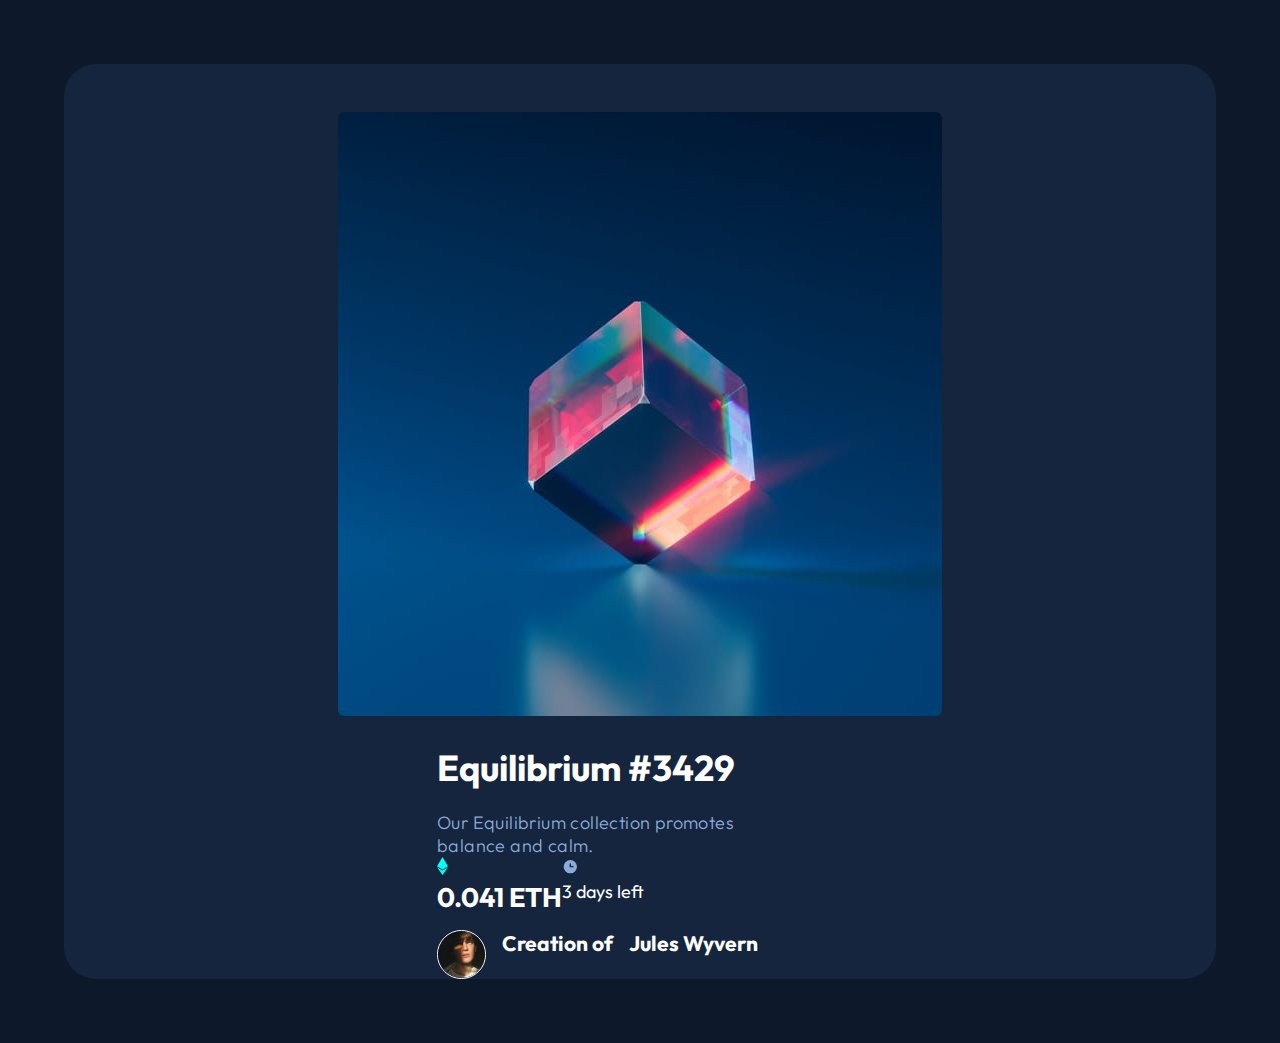
<file: index.html>
<!DOCTYPE html>
<html lang="en">
<head>
  <meta charset="UTF-8">
  <meta name="viewport" content="width=device-width, initial-scale=1.0"> <!-- displays site properly based on user's device -->

  <link rel="icon" type="image/png" sizes="32x32" href="./images/favicon-32x32.png">
  <link rel="stylesheet" href="style.css">

  <title>Frontend Mentor | NFT preview card component</title>

</head>
<body>
  <article class = "container">
    <div class = "image-container">
      <img src="images/image-equilibrium.jpg">
    </div>
    <div class  = "text-container">
      <h1 >Equilibrium #3429</h1>
      <p class="equilibrium ">Our Equilibrium collection promotes<br> balance and calm.</p>
      <div class ="ether">
        <div class="m1">
          <img src="images/icon-ethereum.svg">
          <h2>0.041 ETH</h2>
        </div>
        <div class = m2>
          <img src="images/icon-clock.svg">
          <p>3 days left</p>
        </div>
        
      </div>
      <div class = "kistahoose">
        <img src="images/image-avatar.png">
        <h3 >Creation of </h3>
        <h3>Jules Wyvern</h3>
      </div>
    </div>
  </article>

  


  
  
  
  


</body>
</html>
</file>
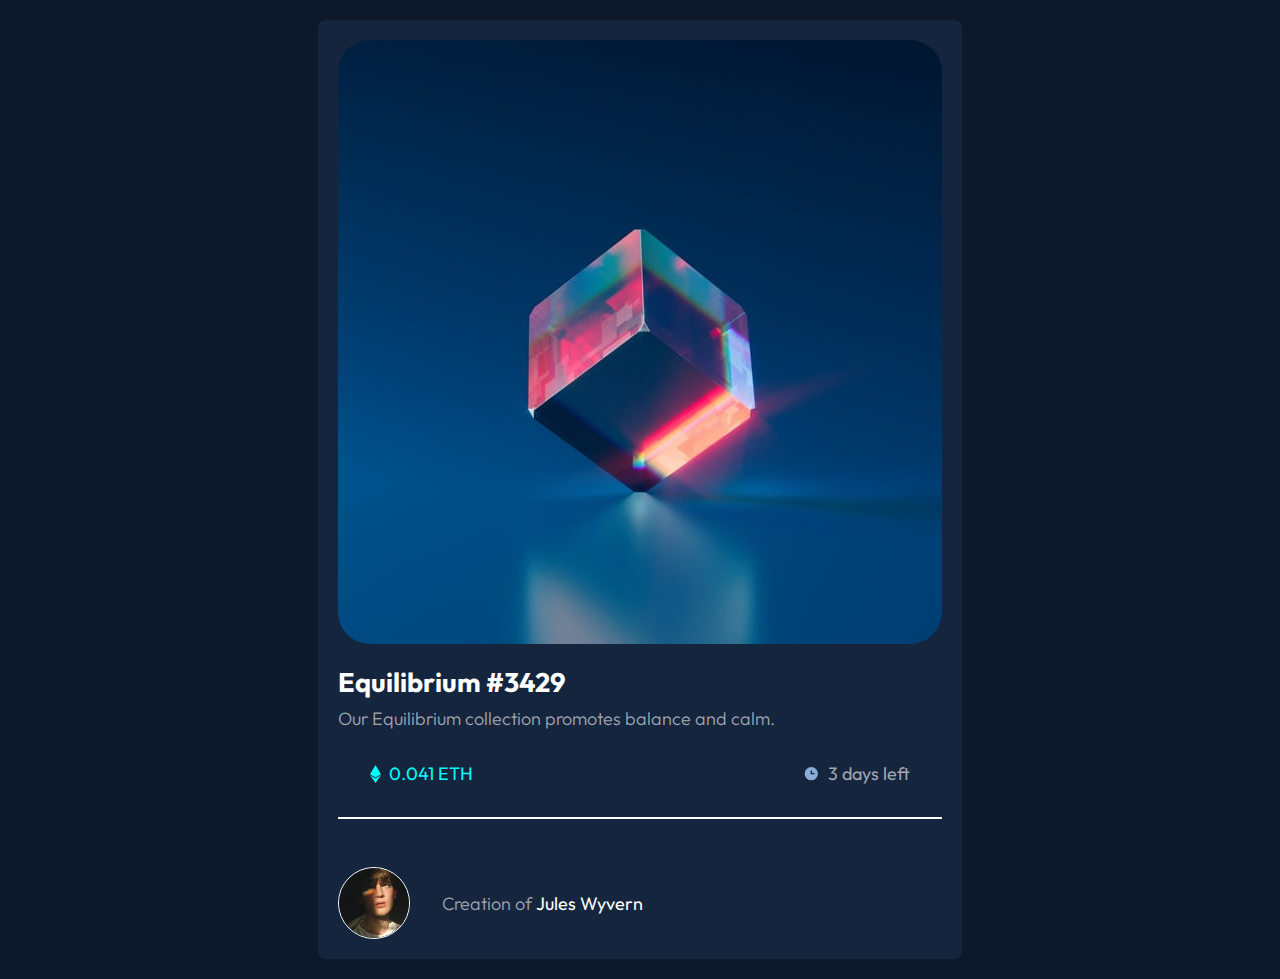
<file: home.html>
<!DOCTYPE html>
<html lang="en">
<head>
  <meta charset="UTF-8">
  <meta http-equiv="X-UA-Compatible" content="IE=edge">
  <meta name="viewport" content="width=device-width, initial-scale=1.0">
  <title>Document</title>
  <link rel="stylesheet" href="styles.css">

</head>
<body>
  <div class="container">
    <article >
      <img src="./images/image-equilibrium.jpg" alt="" />
      
    </article>

    <article>
      <h2>Equilibrium #3429</h2>
      <p>Our Equilibrium collection promotes balance and calm.</p>

      <ul>
        <li><img src="./images/icon-ethereum.svg" alt="" /> 0.041 ETH</li>
        <li><img src="./images/icon-clock.svg" alt="" /> 3 days left</li>
      </ul>
      
    </article>

    <article class="avatar">
      <img src="./images/image-avatar.png" alt="" />
      <p>Creation of <span>Jules Wyvern</span></p>
    </article>
  </div>

  
</body>
</html>
</file>
<file: style.css>
@import url('https://fonts.googleapis.com/css2?family=Outfit:wght@300;400;600&display=swap');

*{
  margin:0;
  padding:0;
  box-sizing: border-box;
}

body {
  font-family:"Outfit" , sans-serif ;
  font-size: 18px;
  background-color:hsl(217, 54%, 11%);
  color:hsl(0, 0%, 100%);
  padding:4rem;

}
.container {
  display:flex;
  align-items: center;
  justify-content: center;
  flex-direction: column;
  background-color: hsl(216, 50%, 16%);
  border-radius: 2rem;
  
}

.image-container {
  margin-top:3rem;
}
.image-container img {
  border-radius: 0.4rem;
}

.text-container h1 {
  margin-top:1.5rem;
  margin-bottom: 1.3rem;
}

.text-container .equilibrium{
  color:hsl(215, 51%, 70%);
  font-weight:300;
  letter-spacing: 0.025rem;;
}
.text-container .ether {
  display: flex;
  flex-direction: row;
}





.text-container .kistahoose {
  margin-top: 1rem;
  display:flex;
  flex-direction: row;
  
  gap:1rem;

}
.text-container .kistahoose img {
  width:12%;
  border:1px solid white;
  border-radius: 50%;
}
</file>
<file: styles.css>
@import url('https://fonts.googleapis.com/css2?family=Outfit:wght@300;400;600&display=swap');
*{
  margin:0;
  padding:0;
  box-sizing: border-box;
}

body  {
  font-family: "Outfit",sans-serif;
  background-color: hsl(217, 54%, 11%);
  color:hsl(0, 0%, 100%, 60%);
  font-size: 18px;
  padding: 1.25rem;
  border-radius: 0.5rem;
  
}
.container {
  background-color: hsl(216, 50%, 16%);
  
  padding: 1.25rem;
  border-radius: 0.5rem;
}
.container h2 {
  color:white;
  margin:1rem 0.5rem 0.5rem 0;
}
.container h2:hover {
  color:cyan;
  cursor: pointer;
}
.container article img {
  border-radius: 2rem;
}
p {
  font-weight:300
}

.container ul {
  display: flex;
  justify-content:space-between;
  list-style: none;
  padding:2rem; 
  border-bottom:2px solid white;
}
.container ul li:first-child {
  color:cyan;
}
.container ul li {
  display:flex;
  align-items: center;
}
.container ul li img {
  margin-right : 0.5rem;
}

.container .avatar {
  margin-top:3rem;
  display:flex;
  justify-content: start;
  align-items: center;
}
.container .avatar img {
  width:12%;
  border:1px solid white;
  border-radius: 50%;
  margin-right:2rem;
}
.container .avatar p span {
  color:white;
  font-weight:400;

}.container .avatar p span:hover {
  color:cyan;
  cursor: pointer;

}


@media (min-width:500px) {
  body {
    display: flex;
    justify-content: center;
    align-items: center;
    flex-direction: column;
  }
}
</file>
